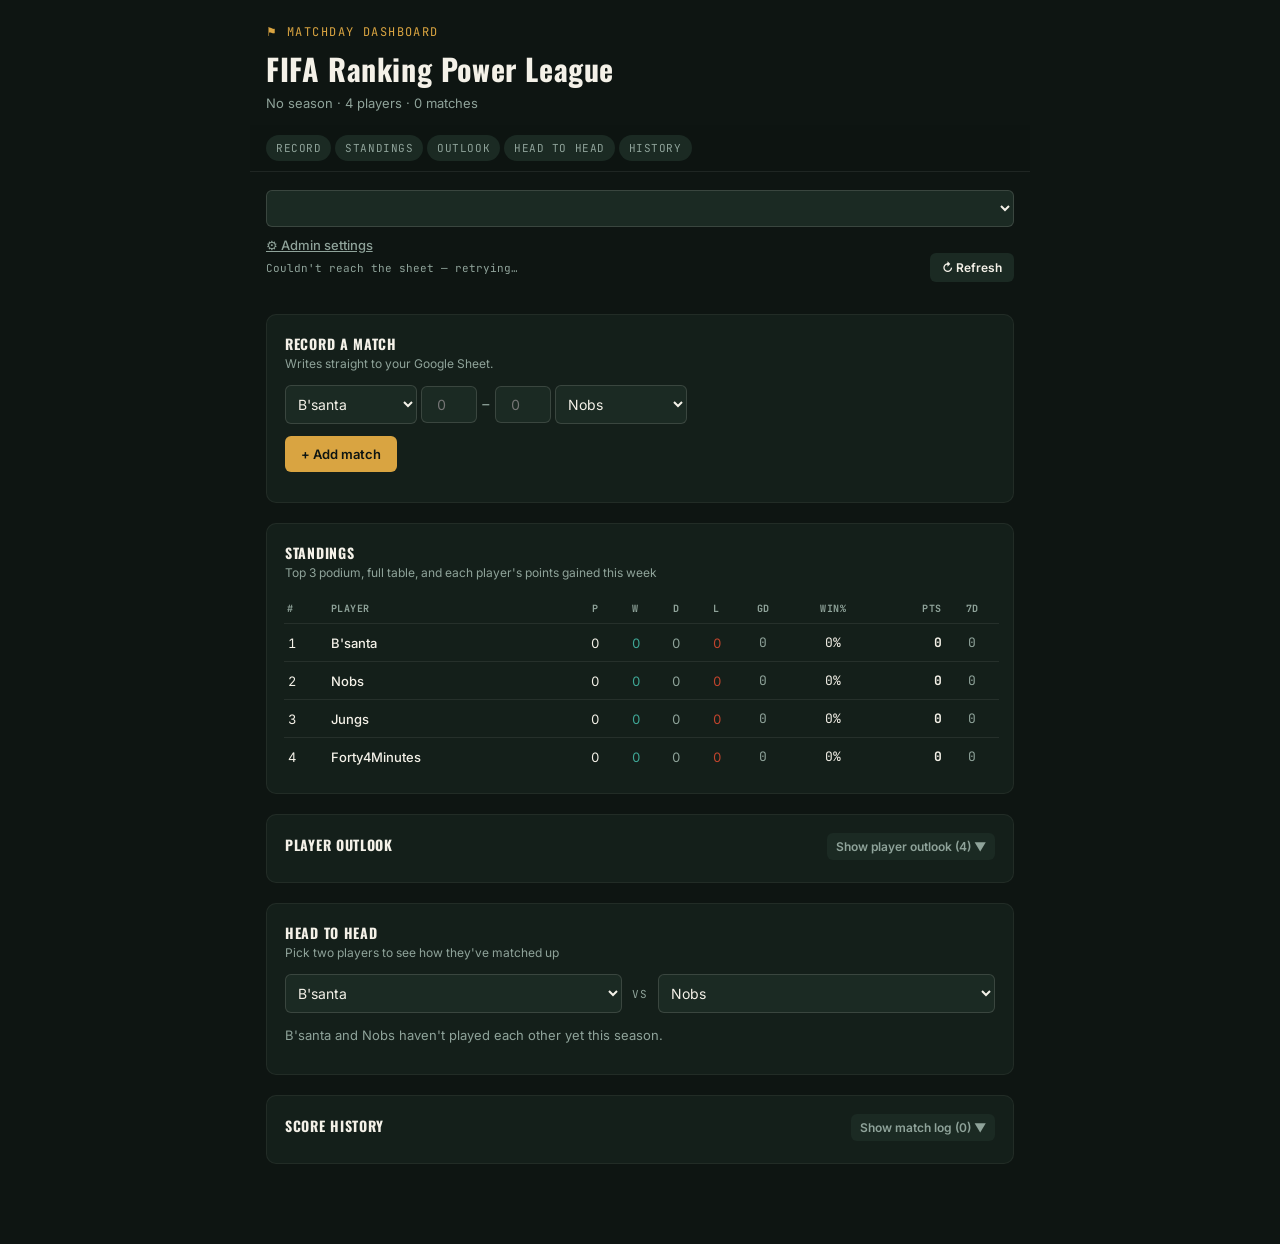
<file: index.html>
<!DOCTYPE html>
<html lang="en">
<head>
<meta charset="UTF-8" />
<meta name="viewport" content="width=device-width, initial-scale=1.0" />
<title>FIFA Ranking Power League</title>
<link rel="preconnect" href="https://fonts.googleapis.com">
<link href="https://fonts.googleapis.com/css2?family=Oswald:wght@500;600;700&family=JetBrains+Mono:wght@500;600;700&family=Inter:wght@400;500;600&display=swap" rel="stylesheet">
<link rel="stylesheet" href="css/styles.css">
</head>
<body>
  <div class="wrap">
    <div class="eyebrow">&#9873; Matchday Dashboard</div>
    <h1>FIFA Ranking Power League</h1>
    <p class="sub" id="subhead">Loading…</p>

    <div id="configWarning" class="config-warning" style="display:none;"></div>

    <nav class="app-nav" aria-label="Section navigation">
      <a href="#record">Record</a>
      <a href="#standings">Standings</a>
      <a href="#outlook">Outlook</a>
      <a href="#h2h">Head to head</a>
      <a href="#history">History</a>
    </nav>

    <div class="season-bar">
      <select class="season-select" id="seasonSelect"></select>
      <span class="season-badge" id="seasonBadge"></span>
    </div>

    <p class="sub"><a class="btn-ghost" href="admin.html">&#9881; Admin settings</a></p>

    <div id="archivedNote" class="archived-note" style="display:none;">
      Viewing an archived season — read only. Switch to the active season to record matches.
    </div>

    <div id="seasonCompleteBanner" class="season-complete-banner" style="display:none;">
      <div class="msg"><strong>Every player has reached the games target.</strong><br>Head to Admin to archive this season and start a new one.</div>
      <a class="btn-primary" href="admin.html">Start new season</a>
    </div>

    <div class="refresh-row">
      <span class="last-sync" id="lastSync"></span>
      <button class="btn-refresh" id="refreshBtn">&#8635; Refresh</button>
    </div>

    <div class="stat-grid" id="statGrid"></div>

    <div class="section" id="record">
      <h2>Record a match</h2>
      <p class="section-sub">Writes straight to your Google Sheet.</p>
      <p class="inline-note" id="formMaxedNote" style="display:none;"></p>
      <div class="form-row" id="recordSection">
        <select id="selA"></select>
        <input type="number" id="scoreA" min="0" placeholder="0" />
        <span class="score-dash">–</span>
        <input type="number" id="scoreB" min="0" placeholder="0" />
        <select id="selB"></select>
      </div>
      <p class="error-text" id="formError" style="display:none;"></p>
      <div class="form-row" style="justify-content: space-between;">
        <button class="btn-primary" id="addMatchBtn">+ Add match</button>
        <span class="saving-text" id="savingText"></span>
      </div>
    </div>

    <div class="section" id="standings">
      <h2>Standings</h2>
      <p class="section-sub">Top 3 podium, full table, and each player's points gained this week</p>
      <div class="podium-row" id="podiumRow"></div>
      <div class="table-scroll">
        <table class="min480" id="standingsTable">
          <thead>
            <tr>
              <th class="left">#</th><th class="left">Player</th>
              <th>P</th><th>W</th><th>D</th><th>L</th><th>GD</th><th>Win%</th>
              <th class="right">Pts</th><th>7d</th>
            </tr>
          </thead>
          <tbody id="standingsBody"></tbody>
        </table>
      </div>
    </div>

    <div class="section" id="outlook">
      <div class="section-head-row">
        <h2>Player outlook</h2>
        <button class="btn-icon" id="outlookToggleBtn"></button>
      </div>
      <div id="outlookBody" style="display:none;">
        <p class="section-sub">Form, projected finish, and what it'll take to move up — per player</p>
        <div class="outlook-grid" id="outlookGrid"></div>
      </div>
    </div>

    <div class="section" id="h2h">
      <h2>Head to head</h2>
      <p class="section-sub">Pick two players to see how they've matched up</p>
      <div class="h2h-picker">
        <select id="h2hSelA"></select>
        <span class="h2h-vs">vs</span>
        <select id="h2hSelB"></select>
      </div>
      <div id="h2hSummary"></div>
      <button class="btn-icon" id="h2hToggleBtn" style="display:none;"></button>
      <div id="h2hDetail" style="display:none;"></div>
    </div>

    <div class="section" id="history">
      <div class="section-head-row">
        <h2>Score history</h2>
        <button class="btn-icon" id="logToggleBtn"></button>
      </div>
      <div id="logBody" style="display:none;">
        <div class="section-head-row" style="margin-top:10px;">
          <select class="log-filter" id="logFilterSelect"></select>
        </div>
        <p class="section-sub">Most recent first</p>
        <div id="logList"></div>
      </div>
    </div>
  </div>

  <script type="module" src="js/app.js"></script>
</body>
</html>
</file>
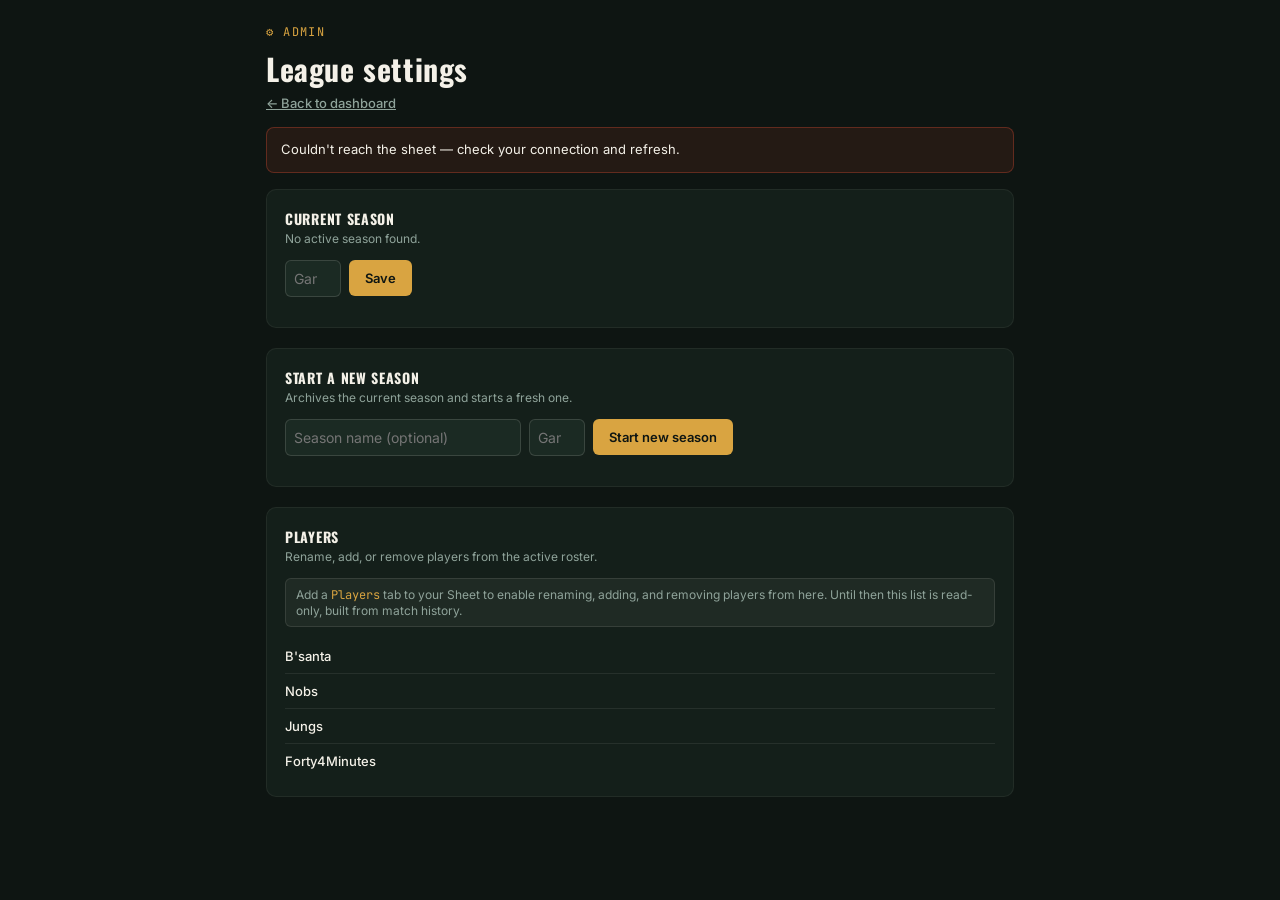
<file: admin.html>
<!DOCTYPE html>
<html lang="en">
<head>
<meta charset="UTF-8" />
<meta name="viewport" content="width=device-width, initial-scale=1.0" />
<title>Admin — FIFA Ranking Power League</title>
<link rel="preconnect" href="https://fonts.googleapis.com">
<link href="https://fonts.googleapis.com/css2?family=Oswald:wght@500;600;700&family=JetBrains+Mono:wght@500;600;700&family=Inter:wght@400;500;600&display=swap" rel="stylesheet">
<link rel="stylesheet" href="css/styles.css">
</head>
<body>
  <div class="wrap">
    <div class="eyebrow">&#9881; Admin</div>
    <h1>League settings</h1>
    <p class="sub"><a class="btn-ghost" href="index.html">&larr; Back to dashboard</a></p>

    <div id="adminConfigWarning" class="config-warning" style="display:none;"></div>

    <div class="section">
      <h2>Current season</h2>
      <p class="section-sub" id="adminSeasonSub">Loading…</p>
      <div class="form-row">
        <input type="number" id="targetGamesInput" min="1" placeholder="Games per player" />
        <button class="btn-primary" id="saveTargetBtn">Save</button>
        <span class="saving-text" id="targetSavingText"></span>
      </div>
      <p class="error-text" id="targetError" style="display:none;"></p>
    </div>

    <div class="section">
      <h2>Start a new season</h2>
      <p class="section-sub">Archives the current season and starts a fresh one.</p>
      <div class="form-row">
        <input type="text" id="newSeasonName" placeholder="Season name (optional)" />
        <input type="number" id="newSeasonTarget" min="1" placeholder="Games per player" />
        <button class="btn-primary" id="startNewSeasonBtn">Start new season</button>
      </div>
      <p class="error-text" id="newSeasonError" style="display:none;"></p>
    </div>

    <div class="section">
      <h2>Players</h2>
      <p class="section-sub" id="managePlayersSub">Rename, add, or remove players from the active roster.</p>
      <div id="playersManageWarning" class="inline-note" style="display:none;"></div>
      <div id="playersList"></div>
      <div class="form-row" id="addPlayerRow">
        <input type="text" id="newPlayerName" placeholder="New player name" />
        <button class="btn-primary" id="addPlayerBtn">+ Add player</button>
      </div>
      <p class="error-text" id="playerError" style="display:none;"></p>
    </div>
  </div>

  <script type="module" src="js/admin/app.js"></script>
</body>
</html>
</file>
<file: css/styles.css>
:root {
  --pitch: #0E1512;
  --surface: #141F1A;
  --surface2: #1B2A23;
  --chalk: #F4F1E8;
  --chalk-dim: #8FA39A;
  --gold: #D9A441;
  --teal: #3FA796;
  --red: #C1442D;
  --silver: #AAB8B3;
  --bronze: #B9793D;
  --font-display: 'Oswald', 'Arial Narrow', sans-serif;
  --font-body: 'Inter', system-ui, sans-serif;
  --font-mono: 'JetBrains Mono', ui-monospace, monospace;
}

* { box-sizing: border-box; }
html { scroll-behavior: smooth; }
body { margin: 0; background: var(--pitch); color: var(--chalk); font-family: var(--font-body); }
.wrap { max-width: 780px; margin: 0 auto; padding: 24px 16px 60px; }

/* ---------- Header ---------- */
.eyebrow {
  display: flex; align-items: center; gap: 8px;
  color: var(--gold); font-family: var(--font-mono);
  font-size: 12px; letter-spacing: 0.12em; text-transform: uppercase;
  margin-bottom: 6px;
}
h1 { font-family: var(--font-display); letter-spacing: 0.02em; font-size: 30px; margin: 0 0 4px; }
.sub { color: var(--chalk-dim); font-size: 13px; margin: 0; }

/* ---------- Notices ---------- */
.config-warning {
  background: rgba(193,68,45,0.12); border: 1px solid rgba(193,68,45,0.4);
  color: var(--chalk); padding: 12px 14px; border-radius: 8px;
  font-size: 13px; margin: 16px 0; line-height: 1.5;
}
.config-warning code { font-family: var(--font-mono); color: var(--gold); }
.inline-note {
  font-size: 12px; color: var(--chalk-dim); background: rgba(244,241,232,0.05);
  border: 1px solid rgba(244,241,232,0.1); border-radius: 6px; padding: 8px 10px; margin-bottom: 12px;
}
.inline-note code { font-family: var(--font-mono); color: var(--gold); }
.error-text { color: var(--red); font-size: 12px; margin: 0 0 10px; }
.saving-text { color: var(--chalk-dim); font-size: 12px; }
.empty-text { color: var(--chalk-dim); font-size: 13px; }

/* ---------- Quick nav ---------- */
.app-nav {
  position: sticky; top: 0; z-index: 10;
  display: flex; gap: 4px; overflow-x: auto;
  background: rgba(14,21,18,0.92); backdrop-filter: blur(6px);
  margin: 14px -16px 0; padding: 10px 16px;
  border-bottom: 1px solid rgba(244,241,232,0.08);
}
.app-nav a {
  flex: 0 0 auto; color: var(--chalk-dim); text-decoration: none;
  font-family: var(--font-mono); font-size: 11px; text-transform: uppercase;
  letter-spacing: 0.05em; padding: 6px 10px; border-radius: 999px;
  background: var(--surface2); white-space: nowrap;
}
.app-nav a:hover { color: var(--chalk); }
.section { scroll-margin-top: 56px; }

/* ---------- Season bar ---------- */
.season-bar { display: flex; align-items: center; gap: 10px; margin: 18px 0 10px; flex-wrap: wrap; }
.season-select {
  background: var(--surface2); color: var(--chalk); border: 1px solid rgba(244,241,232,0.14);
  border-radius: 6px; padding: 8px 10px; font-size: 13px; font-family: var(--font-mono);
}
.season-badge {
  font-family: var(--font-mono); font-size: 10px; text-transform: uppercase;
  letter-spacing: 0.06em; padding: 3px 8px; border-radius: 999px;
}
.season-badge.active { background: rgba(63,167,150,0.15); color: var(--teal); }
.season-badge.completed { background: rgba(244,241,232,0.08); color: var(--chalk-dim); }
.archived-note {
  background: rgba(217,164,65,0.1); border: 1px solid rgba(217,164,65,0.35);
  color: var(--chalk); padding: 10px 14px; border-radius: 8px; font-size: 13px; margin-bottom: 18px;
}
.season-complete-banner {
  background: rgba(217,164,65,0.14); border: 1px solid rgba(217,164,65,0.5);
  padding: 14px; border-radius: 10px; margin: 16px 0; display: flex;
  align-items: center; justify-content: space-between; gap: 12px; flex-wrap: wrap;
}
.season-complete-banner .msg { font-size: 13px; line-height: 1.4; }
.season-complete-banner .msg strong { color: var(--gold); }

.refresh-row { display: flex; align-items: center; justify-content: space-between; margin-bottom: 14px; }
.refresh-row .last-sync { font-size: 11px; color: var(--chalk-dim); font-family: var(--font-mono); }
.btn-refresh { background: var(--surface2); color: var(--chalk); font-size: 12px; padding: 7px 12px; }

/* ---------- Stat cards ---------- */
.stat-grid { display: grid; grid-template-columns: 1fr 1fr; gap: 10px; margin: 16px 0; }
.card { background: var(--surface); border: 1px solid rgba(244,241,232,0.06); border-radius: 10px; padding: 14px; }
.card-label {
  display: flex; align-items: center; gap: 6px; margin-bottom: 6px;
  font-family: var(--font-mono); font-size: 10px; letter-spacing: 0.08em;
  text-transform: uppercase; color: var(--chalk-dim);
}
.card-value { font-family: var(--font-display); font-size: 18px; }
.card-sub { font-size: 12px; color: var(--chalk-dim); font-variant-numeric: tabular-nums; }

/* ---------- Sections ---------- */
.section { background: var(--surface); border: 1px solid rgba(244,241,232,0.06); border-radius: 10px; padding: 18px; margin-bottom: 20px; }
.section h2 { font-family: var(--font-display); text-transform: uppercase; letter-spacing: 0.05em; font-size: 14px; margin: 0 0 2px; }
.section .section-sub { font-size: 12px; color: var(--chalk-dim); margin: 0 0 14px; }
.section-head-row { display: flex; align-items: baseline; justify-content: space-between; gap: 10px; flex-wrap: wrap; margin-bottom: 4px; }

/* ---------- Tables ---------- */
table { width: 100%; border-collapse: collapse; font-size: 13px; }
th { text-align: center; font-family: var(--font-mono); font-size: 10px; text-transform: uppercase; letter-spacing: 0.05em; color: var(--chalk-dim); padding: 8px 4px; }
th.left, td.left { text-align: left; }
th.right, td.right { text-align: right; }
td { padding: 10px 4px; text-align: center; font-variant-numeric: tabular-nums; border-top: 1px solid rgba(244,241,232,0.08); }
tr.leader td:first-child { border-left: 3px solid var(--gold); }
tr td:first-child { border-left: 3px solid transparent; }
.name-cell { font-weight: 500; }
.pts-cell { font-family: var(--font-mono); font-weight: 700; }
.w { color: var(--teal); } .l { color: var(--red); } .d { color: var(--chalk-dim); }
.gd-pos { color: var(--teal); font-family: var(--font-mono); }
.gd-neg { color: var(--red); font-family: var(--font-mono); }
.gd-neutral { color: var(--chalk-dim); font-family: var(--font-mono); }
.winrate-cell { font-family: var(--font-mono); }

.table-scroll { overflow-x: auto; margin: 0 -4px; }
table.min480 { min-width: 560px; }
table.min420 { min-width: 420px; }

/* ---------- Record a match ---------- */
.form-row { display: flex; align-items: center; gap: 8px; margin-bottom: 12px; flex-wrap: wrap; }
select, input[type=number], input[type=text] {
  background: var(--surface2); color: var(--chalk); border: 1px solid rgba(244,241,232,0.14);
  border-radius: 6px; padding: 9px 8px; font-size: 14px; font-family: var(--font-body);
}
select { flex: 1; min-width: 100px; }
input[type=number] { width: 56px; text-align: center; font-variant-numeric: tabular-nums; }
.score-dash { color: var(--chalk-dim); font-family: var(--font-mono); }
select:focus, input:focus { outline: 2px solid var(--gold); outline-offset: 1px; }

/* ---------- Buttons ---------- */
button { font-family: var(--font-body); font-size: 13px; font-weight: 600; border: none; border-radius: 6px; padding: 10px 16px; cursor: pointer; }
button:focus-visible { outline: 2px solid var(--gold); outline-offset: 2px; }
.btn-primary { background: var(--gold); color: var(--pitch); }
.btn-primary:disabled { opacity: 0.5; cursor: not-allowed; }
a.btn-primary { display: inline-block; text-decoration: none; text-align: center; }
.btn-ghost { background: transparent; color: var(--chalk-dim); text-decoration: underline; padding: 6px 0; font-weight: 500; }
.btn-icon { background: var(--surface2); color: var(--chalk-dim); padding: 6px 9px; font-size: 12px; }
.btn-icon:hover { color: var(--chalk); }
.btn-icon.danger:hover { color: var(--red); }

/* ---------- Score history ---------- */
.log-item { display: flex; justify-content: space-between; align-items: center; background: var(--surface2); border-radius: 8px; padding: 10px 12px; margin-bottom: 8px; }
.log-item:last-child { margin-bottom: 0; }
.log-match { display: flex; align-items: baseline; gap: 8px; font-size: 13px; flex-wrap: wrap; }
.log-score { font-family: var(--font-mono); color: var(--chalk-dim); }
.log-date { font-size: 11px; color: var(--chalk-dim); font-family: var(--font-mono); margin-top: 2px; }
.log-filter { min-width: 140px; flex: 0 0 auto; }

/* ---------- Head to head ---------- */
.h2h-picker { display: flex; align-items: center; gap: 10px; margin-bottom: 14px; flex-wrap: wrap; }
.h2h-picker select { flex: 1; min-width: 100px; }
.h2h-vs { color: var(--chalk-dim); font-family: var(--font-mono); font-size: 11px; text-transform: uppercase; letter-spacing: 0.05em; }
.h2h-total { font-family: var(--font-mono); font-size: 12px; color: var(--chalk-dim); margin-bottom: 6px; }
.h2h-bar { display: flex; height: 10px; border-radius: 5px; overflow: hidden; background: rgba(244,241,232,0.08); margin-bottom: 8px; }
.h2h-bar-seg { height: 100%; }
.h2h-bar-a { background: var(--teal); }
.h2h-bar-d { background: var(--chalk-dim); }
.h2h-bar-b { background: var(--red); }
.h2h-bar-legend { display: flex; gap: 14px; flex-wrap: wrap; font-size: 12px; color: var(--chalk-dim); margin-bottom: 4px; }
.h2h-bar-legend span { display: flex; align-items: center; gap: 5px; }
.h2h-dot { width: 8px; height: 8px; border-radius: 50%; display: inline-block; }
#h2hToggleBtn { margin: 4px 0 12px; }
.h2h-stats-row { display: flex; gap: 10px; flex-wrap: wrap; margin-bottom: 12px; }
.h2h-stat { background: var(--surface2); border-radius: 8px; padding: 10px 12px; flex: 1; min-width: 130px; }
.h2h-stat-label { font-family: var(--font-mono); font-size: 10px; text-transform: uppercase; letter-spacing: 0.05em; color: var(--chalk-dim); margin-bottom: 4px; }
.h2h-stat-value { font-size: 13px; font-weight: 600; }
.h2h-match-list { display: flex; flex-direction: column; gap: 8px; }
.h2h-match-row { display: flex; align-items: center; justify-content: space-between; gap: 10px; background: var(--surface2); border-radius: 8px; padding: 9px 12px; font-size: 13px; }
.h2h-match-date { color: var(--chalk-dim); font-size: 11px; font-family: var(--font-mono); }
.h2h-match-score { font-family: var(--font-mono); font-weight: 700; }
.h2h-match-result { font-family: var(--font-mono); font-size: 11px; text-transform: uppercase; letter-spacing: 0.05em; padding: 2px 7px; border-radius: 999px; }
.h2h-result-w { background: rgba(63,167,150,0.15); color: var(--teal); }
.h2h-result-d { background: rgba(244,241,232,0.08); color: var(--chalk-dim); }
.h2h-result-l { background: rgba(193,68,45,0.15); color: var(--red); }

/* ---------- Player rows (Admin) ---------- */
.player-row { display: flex; align-items: center; justify-content: space-between; gap: 8px; padding: 9px 0; border-top: 1px solid rgba(244,241,232,0.08); }
.player-row:first-child { border-top: none; }
.player-row-name { font-size: 13px; font-weight: 500; }
.player-row-actions { display: flex; gap: 6px; }

/* ---------- Podium (inside Standings) ---------- */
.podium-row { display: flex; align-items: flex-end; justify-content: center; gap: 22px; padding: 4px 0 20px; flex-wrap: wrap; }
.podium-item { display: flex; flex-direction: column; align-items: center; gap: 6px; width: 84px; }
.podium-item[data-rank="1"] { order: 2; }
.podium-item[data-rank="2"] { order: 1; }
.podium-item[data-rank="3"] { order: 3; }
.podium-avatar-wrap { position: relative; }
.podium-crown { position: absolute; top: -16px; left: 50%; transform: translateX(-50%); font-size: 18px; line-height: 1; }
.podium-avatar {
  width: 56px; height: 56px; border-radius: 50%;
  display: flex; align-items: center; justify-content: center;
  font-family: var(--font-display); font-weight: 700; font-size: 18px;
  color: var(--pitch); border: 3px solid transparent;
  overflow: hidden; background: var(--surface2);
}
.podium-avatar img { width: 100%; height: 100%; object-fit: cover; display: block; }
.podium-item[data-rank="1"] .podium-avatar { width: 76px; height: 76px; font-size: 24px; background: var(--gold); border-color: var(--gold); }
.podium-item[data-rank="2"] .podium-avatar { background: var(--silver); border-color: var(--silver); }
.podium-item[data-rank="3"] .podium-avatar { background: var(--bronze); border-color: var(--bronze); }
.podium-rank-label { font-family: var(--font-mono); font-size: 10px; text-transform: uppercase; letter-spacing: 0.06em; color: var(--chalk-dim); }
.podium-name { font-size: 13px; font-weight: 600; text-align: center; }
.podium-points { font-family: var(--font-mono); font-size: 12px; color: var(--chalk-dim); }

/* ---------- Player Outlook ---------- */
.outlook-grid { display: grid; grid-template-columns: 1fr 1fr; gap: 10px; }
.outlook-card { background: var(--surface2); border-radius: 10px; padding: 12px; }
.outlook-card-head { display: flex; align-items: baseline; gap: 8px; margin-bottom: 6px; }
.outlook-rank { font-family: var(--font-mono); font-size: 11px; color: var(--chalk-dim); }
.perf-name { font-family: var(--font-display); font-size: 15px; }
.perf-winrate { font-family: var(--font-mono); font-size: 22px; font-weight: 700; color: var(--gold); line-height: 1; }
.perf-winrate-label { font-size: 10px; color: var(--chalk-dim); text-transform: uppercase; letter-spacing: 0.05em; font-family: var(--font-mono); margin-bottom: 8px; }
.perf-line { font-size: 12px; color: var(--chalk-dim); margin-top: 4px; font-variant-numeric: tabular-nums; }
.perf-form { display: flex; gap: 4px; margin-top: 8px; }
.perf-chip {
  width: 20px; height: 20px; border-radius: 4px; font-size: 10px; font-family: var(--font-mono);
  display: flex; align-items: center; justify-content: center; font-weight: 700; color: var(--pitch);
}
.perf-progress { margin-top: 10px; }
.perf-progress-track { height: 6px; border-radius: 3px; background: rgba(244,241,232,0.08); overflow: hidden; margin-bottom: 4px; }
.perf-progress-fill { height: 100%; background: var(--teal); border-radius: 3px; transition: width 0.3s ease; }
.perf-progress-fill.done { background: var(--gold); }
.perf-progress-count { font-family: var(--font-mono); font-size: 11px; color: var(--chalk-dim); text-align: right; }

.outlook-footer { display: flex; align-items: center; justify-content: space-between; gap: 8px; margin-top: 10px; padding-top: 10px; border-top: 1px solid rgba(244,241,232,0.08); flex-wrap: wrap; }
.outlook-projected { font-size: 11px; color: var(--chalk-dim); font-family: var(--font-mono); }
.outlook-projected strong { color: var(--gold); }
.outlook-race-tag { font-size: 11px; font-family: var(--font-mono); color: var(--chalk-dim); text-align: right; }
.outlook-race-leading { color: var(--teal); text-transform: uppercase; letter-spacing: 0.05em; }

@media (max-width: 420px) {
  .outlook-grid, .perf-grid { grid-template-columns: 1fr; }
  .stat-grid { grid-template-columns: 1fr; }
}
</file>
